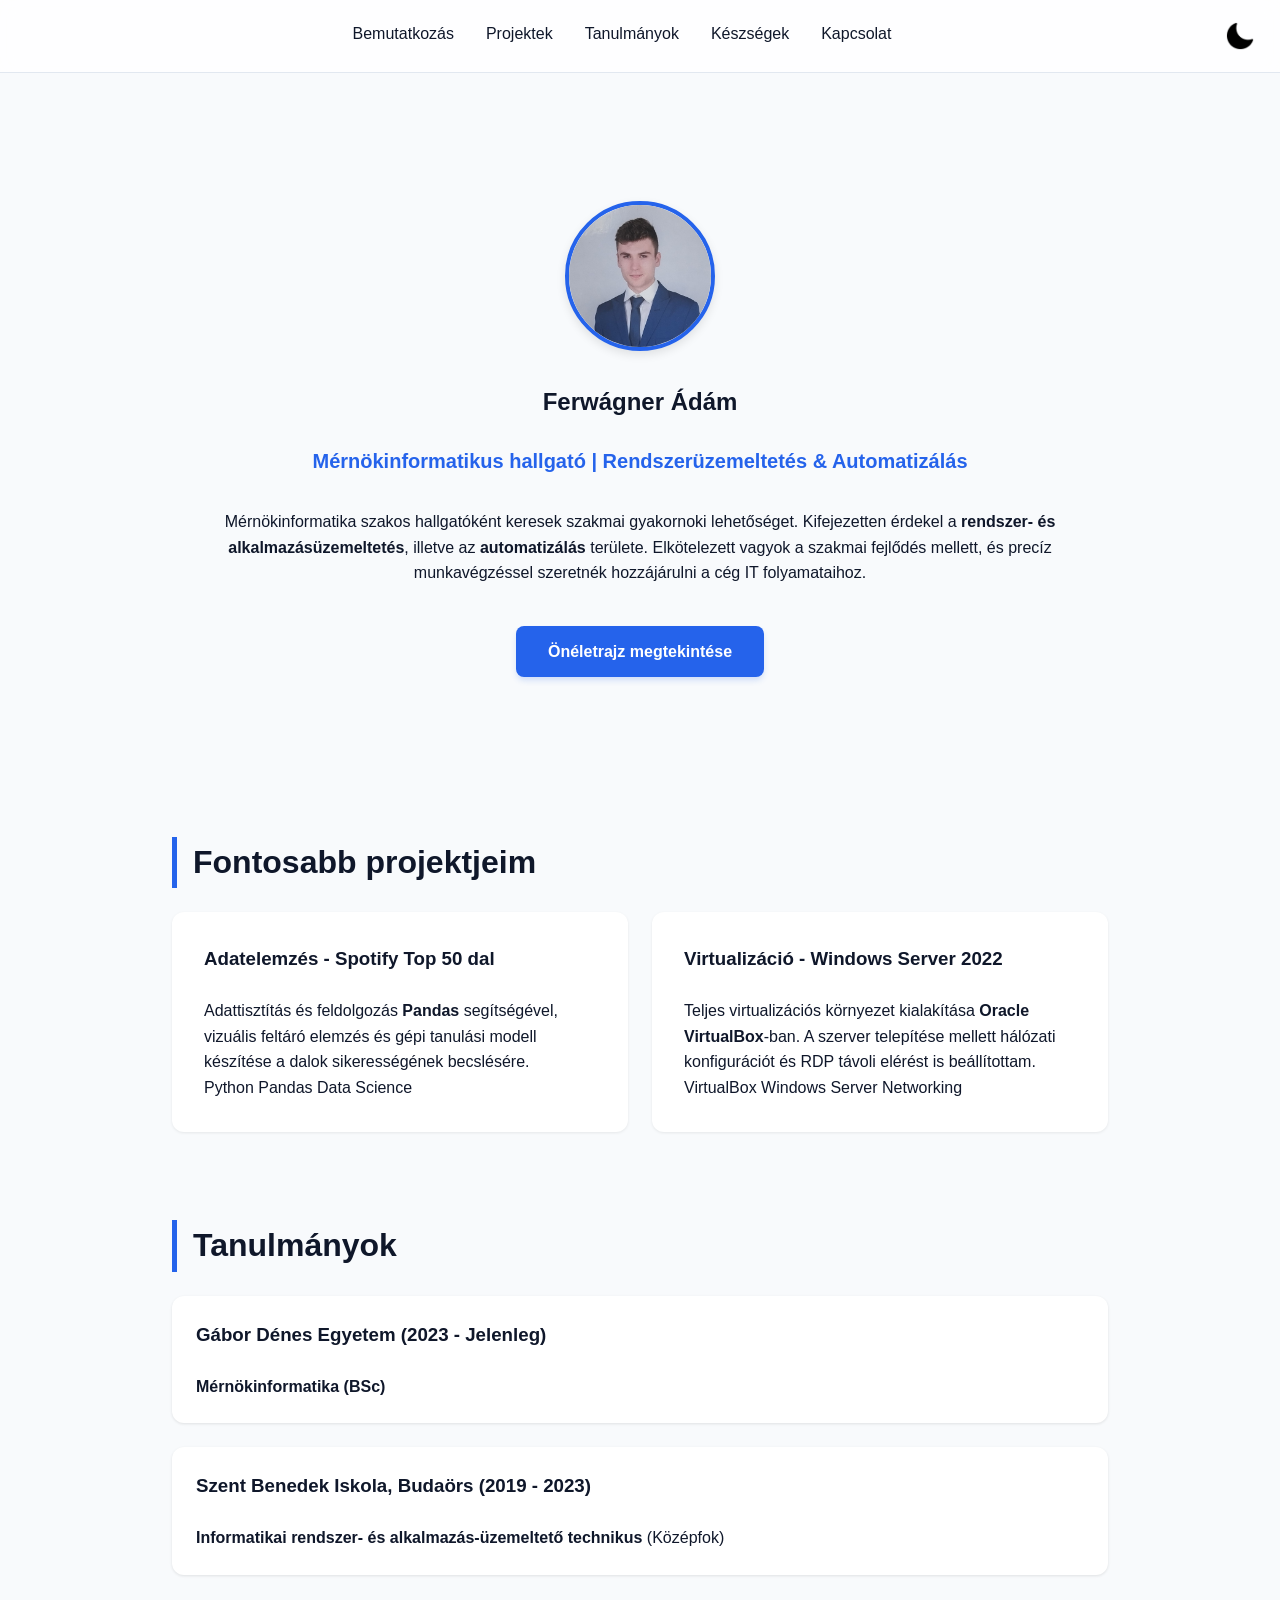
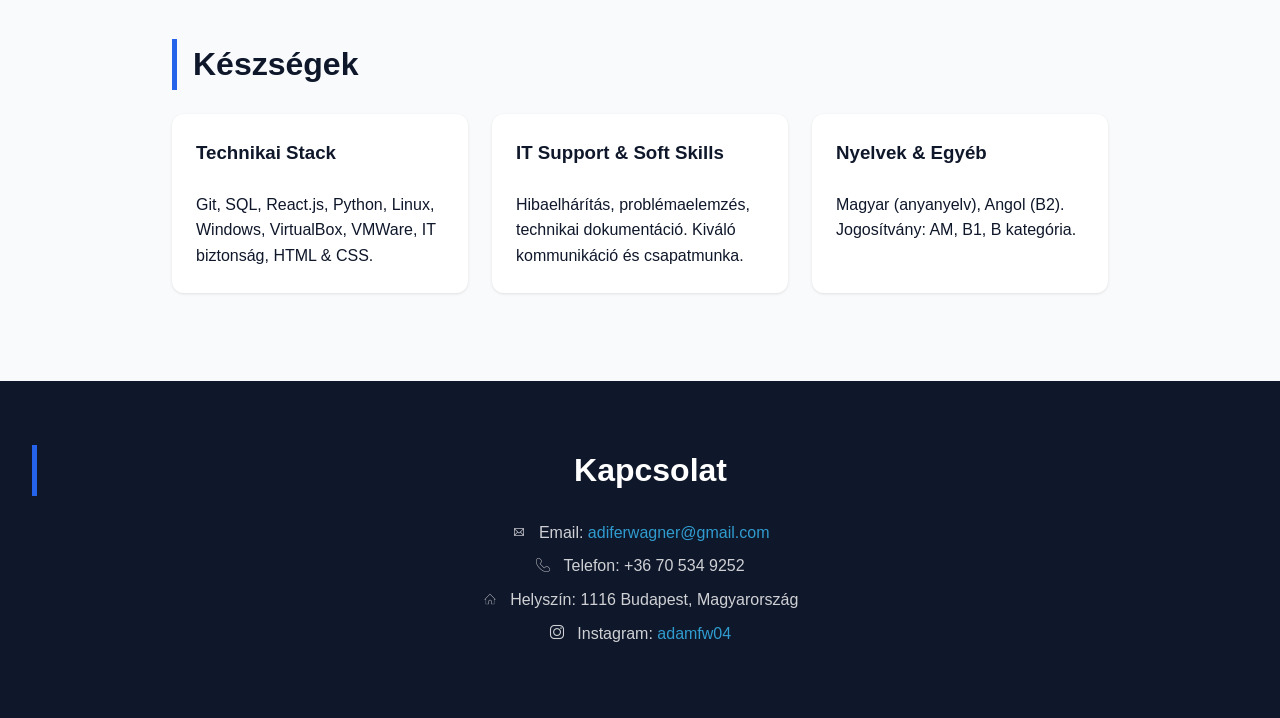
<file: index.html>
<!DOCTYPE html>
<html lang="hu">
<head>
    <meta charset="UTF-8">
    <meta name="viewport" content="width=device-width, initial-scale=1.0">
    <title>Ferwágner Ádám | Portfólió</title>
    <link rel="stylesheet" href="css/style.css">
</head>
<body>

    <header>
        <nav>
            <button id="nav-toggle" class="nav-toggle" aria-label="Menü megnyitása" aria-expanded="false">
                <span class="hamburger" aria-hidden="true"></span>
            </button>
            <ul>
                <li><a href="#home">Bemutatkozás</a></li>
                <li><a href="#projects">Projektek</a></li>
                <li><a href="#education">Tanulmányok</a></li>
                <li><a href="#skills">Készségek</a></li>
                <li><a href="#contact">Kapcsolat</a></li>
            </ul>
            <button id="theme-toggle" class="theme-toggle" aria-label="Váltás világos/sötét mód">
                <img src="assets/images/light-dark/night-mode.png" alt="Téma váltás ikon" width="28" height="28" class="toggle-icon">
            </button>
        </nav>
    </header>

    <main>
        <!-- Bemutatkozás -->
        <section id="home" class="hero">
            <img src="assets/images/profilepic.jpg" alt="Ferwágner Ádám profilképe" class="profile-pic">
            <h1>Ferwágner Ádám</h1>
            <p class="subtitle">Mérnökinformatikus hallgató | Rendszerüzemeltetés & Automatizálás</p>
            <div class="intro-text">
                <p>Mérnökinformatika szakos hallgatóként keresek szakmai gyakornoki lehetőséget. Kifejezetten érdekel a <strong>rendszer- és alkalmazásüzemeltetés</strong>, illetve az <strong>automatizálás</strong> területe. Elkötelezett vagyok a szakmai fejlődés mellett, és precíz munkavégzéssel szeretnék hozzájárulni a cég IT folyamataihoz.</p>
                <!-- Frissítsd a PDF nevét a mappádban lévőre -->
                <a href="assets/docs/CV - Ferwágner Ádám.pdf" class="btn" target="_blank">Önéletrajz megtekintése</a>
            </div>
        </section>

        <!-- Fontosabb projektek - ÚJ SZEKCIÓ -->
        <section id="projects">
            <h2>Fontosabb projektjeim</h2>
            <div class="projects-container">
                <article class="project-card">
                    <h3>Adatelemzés - Spotify Top 50 dal</h3>
                    <p>Adattisztítás és feldolgozás <strong>Pandas</strong> segítségével, vizuális feltáró elemzés és gépi tanulási modell készítése a dalok sikerességének becslésére.</p>
                    <span class="tag">Python</span> <span class="tag">Pandas</span> <span class="tag">Data Science</span>
                </article>

                <article class="project-card">
                    <h3>Virtualizáció - Windows Server 2022</h3>
                    <p>Teljes virtualizációs környezet kialakítása <strong>Oracle VirtualBox</strong>-ban. A szerver telepítése mellett hálózati konfigurációt és RDP távoli elérést is beállítottam.</p>
                    <span class="tag">VirtualBox</span> <span class="tag">Windows Server</span> <span class="tag">Networking</span>
                </article>
            </div>
        </section>

        <!-- Tanulmányok -->
        <section id="education">
            <h2>Tanulmányok</h2>
            <div class="education-item">
                <h3>Gábor Dénes Egyetem (2023 - Jelenleg)</h3>
                <p><strong>Mérnökinformatika (BSc)</strong></p>
            </div>
            <div class="education-item">
                <h3>Szent Benedek Iskola, Budaörs (2019 - 2023)</h3>
                <p><strong>Informatikai rendszer- és alkalmazás-üzemeltető technikus</strong> (Középfok)</p>
            </div>
        </section>

        <!-- Készségek -->
        <section id="skills">
            <h2>Készségek</h2>
            <div class="skills-grid">
                <article>
                    <h3>Technikai Stack</h3>
                    <p>Git, SQL, React.js, Python, Linux, Windows, VirtualBox, VMWare, IT biztonság, HTML & CSS.</p>
                </article>
                <article>
                    <h3>IT Support & Soft Skills</h3>
                    <p>Hibaelhárítás, problémaelemzés, technikai dokumentáció. Kiváló kommunikáció és csapatmunka.</p>
                </article>
                <article>
                    <h3>Nyelvek & Egyéb</h3>
                    <p>Magyar (anyanyelv), Angol (B2). Jogosítvány: AM, B1, B kategória.</p>
                </article>
            </div>
        </section>
    </main>

    <footer id="contact">
        <h2>Kapcsolat</h2>
        <p><img src="assets/images/email-icon.png" alt="Email ikon" class="contact-icon"> Email: <a href="mailto:adiferwagner@gmail.com">adiferwagner@gmail.com</a></p>
        <p><img src="assets/images/phone-icon.png" alt="Telefon ikon" class="contact-icon"> Telefon: +36 70 534 9252</p>
        <p><img src="assets/images/house-icon.png" alt="Helyszín ikon" class="contact-icon"> Helyszín: 1116 Budapest, Magyarország</p>
        <p><img src="assets/images/instagram-icon.png" alt="Instagram ikon" class="contact-icon"> Instagram: <a href="https://www.instagram.com/adamfw04/" target="_blank">adamfw04</a></p>
    </footer>

        <script src="js/main.js"></script>

    </body>
    </html>
</file>
<file: css/style.css>
/* --- Változók és Alapbeállítások --- */
:root {
    --primary-color: #2563eb; /* Professzionális kék */
    --secondary-color: #0f172a; /* Mélykék/fekete a szövegnek */
    --bg-light: #f8fafc;
    --text-muted: #64748b;
    --white: #ffffff;
    --footer-bg: var(--secondary-color);
    --header-bg: rgba(255, 255, 255, 0.8);
    --header-border: #e2e8f0;
    --accent: #38bdf8;
    --transition: all 0.3s ease;
}

* {
    margin: 0;
    padding: 0;
    box-sizing: border-box;
}

body {
    font-family: 'Inter', -apple-system, BlinkMacSystemFont, "Segoe UI", Roboto, sans-serif;
    line-height: 1.6;
    color: var(--secondary-color);
    background-color: var(--bg-light);
    scroll-behavior: smooth;
}

/* --- Animációk --- */
@keyframes fadeInUp {
    from {
        opacity: 0;
        transform: translateY(20px);
    }
    to {
        opacity: 1;
        transform: translateY(0);
    }
}

/* --- Navigáció --- */
header {
    background: var(--header-bg);
    backdrop-filter: blur(10px);
    position: sticky;
    top: 0;
    z-index: 1000;
    padding: 1rem 0;
    border-bottom: 1px solid var(--header-border);
}

/* layout nav so icons can sit on the right */
nav {
    display: flex;
    align-items: center;
    gap: 1rem;
    position: relative;
}

nav ul {
    display: flex;
    list-style: none;
    gap: 2rem;
    margin: 0 auto; /* center the menu */
    justify-content: center;
    margin-right: -40px;
}

/* hamburger (hidden on desktop) */
.nav-toggle {
    display: none;
    border: none;
    background: transparent;
    padding: 0.25rem 0.5rem;
    margin-right: auto; /* keep left on small screens */
    margin-left: 20px; /* move hamburger 20px inward from left edge */
    cursor: pointer;
}
.hamburger {
    display: inline-block;
    width: 22px;
    height: 2px;
    background: var(--secondary-color);
    position: relative;
    border-radius: 2px;
}
.hamburger::before,
.hamburger::after {
    content: "";
    position: absolute;
    left: 0;
    width: 22px;
    height: 2px;
    background: var(--secondary-color);
    border-radius: 2px;
}
.hamburger::before { top: -7px; }
.hamburger::after { top: 7px; }


.theme-toggle {
    border: none;
    background: transparent;
    cursor: pointer;
    padding: 0.25rem;
    margin-left: auto; /* push to right */
    margin-right: 20px; /* move 20px inward from the right edge */
}
.theme-toggle img { display: block; }

/* Hover effect: primary color background and white icon */
.theme-toggle {
    width: 40px;
    height: 40px;
    display: inline-flex;
    align-items: center;
    justify-content: center;
    border-radius: 999px;
    transition: background var(--transition), transform var(--transition);
}
.theme-toggle:hover {
    background: var(--primary-color);
    transform: translateY(-2px);
}
.theme-toggle img {
    transition: filter var(--transition) ease, opacity var(--transition) ease;
}
.theme-toggle:hover img {
    filter: brightness(0) invert(1); /* make icon white on colored background */
}

/* MOBILE: show hamburger, hide menu by default */
@media (max-width: 768px) {
    .nav-toggle { display: inline-block; }
    nav ul { display: none; flex-direction: column; gap: 1rem; width: 100%; }
    nav.open ul {
        display: flex;
        position: absolute;
        left: 0;
        top: 100%;
        background: var(--header-bg);
        padding: 1rem 1.25rem;
        box-shadow: 0 8px 20px rgba(0,0,0,0.08);
    }
    .hamburger, .hamburger::before, .hamburger::after { background: var(--secondary-color); }
    .theme-toggle { margin-left: 0.5rem; margin-right: 0.5rem; }
}

/* animate hamburger color in dark mode */
.dark-mode .hamburger, .dark-mode .hamburger::before, .dark-mode .hamburger::after {
    background: var(--secondary-color);
}

nav a {
    text-decoration: none;
    color: var(--secondary-color);
    font-weight: 500;
    transition: var(--transition);
    position: relative;
    padding-bottom: 4px;
}

/* make nav links centerable and increase clickable area */
nav a {
    display: inline-block;
    text-align: center;
}

/* animated underline */
nav a::after {
    content: "";
    position: absolute;
    left: 0;
    bottom: 0;
    height: 3px;
    width: 100%;
    background: var(--primary-color);
    transform-origin: left center;
    transform: scaleX(0);
    transition: transform 220ms ease;
    border-radius: 2px;
    opacity: 0.95;
}

nav a:hover::after,
nav a:focus::after,
nav a:focus-visible::after {
    transform: scaleX(1);
}

nav a:hover {
    color: var(--primary-color);
}

/* --- Tartalmi szakaszok --- */
section {
    max-width: 1000px;
    margin: 4rem auto;
    padding: 0 2rem;
    animation: fadeInUp 0.8s ease-out;
}

.profile-pic {
    width: 150px;
    height: 150px;
    border-radius: 50%;
    object-fit: cover;
    margin-bottom: 1.5rem;
    border: 4px solid var(--primary-color);
    box-shadow: 0 4px 10px rgba(0, 0, 0, 0.1);
}


h1, h2, h3 {
    margin-bottom: 1.5rem;
}

h2 {
    font-size: 2rem;
    border-left: 5px solid var(--primary-color);
    padding-left: 1rem;
}

/* --- Hero szekció --- */
.hero {
    text-align: center;
    padding: 6rem 2rem;
    border-radius: 20px;
    margin-top: 2rem;
}

.hero .intro-text .btn {
    margin-top: 2.5rem; /* több térköz a fenti szövegtől */
}

.subtitle {
    font-size: 1.25rem;
    color: var(--primary-color);
    font-weight: 600;
    margin-bottom: 2rem;
}

.btn {
    display: inline-block;
    padding: 0.8rem 2rem;
    background-color: var(--primary-color);
    color: var(--white);
    text-decoration: none;
    border-radius: 8px;
    font-weight: 600;
    box-shadow: 0 4px 6px -1px rgba(37, 99, 235, 0.2);
    transition: var(--transition);
}

.btn:hover {
    transform: translateY(-2px);
    box-shadow: 0 10px 15px -3px rgba(37, 99, 235, 0.3);
    background-color: #1d4ed8;
}

/* --- Tanulmányok és Készségek Kártyák --- */
.education-item, .skills-grid article {
    background: var(--white);
    padding: 1.5rem;
    border-radius: 12px;
    box-shadow: 0 1px 3px rgba(0,0,0,0.1);
    margin-bottom: 1.5rem;
    transition: var(--transition);
}

.education-item:hover, .skills-grid article:hover {
    box-shadow: 0 10px 20px rgba(0,0,0,0.05);
}

.skills-grid {
    display: grid;
    grid-template-columns: repeat(auto-fit, minmax(280px, 1fr));
    gap: 1.5rem;
}

.skills-grid ul {
    list-style-position: inside;
    color: var(--text-muted);
}

/* --- Projektek kártyák --- */
.projects-container {
    display: grid;
    grid-template-columns: repeat(auto-fit, minmax(280px, 1fr));
    gap: 1.5rem;
}
.project-card {
    background: var(--white);
    padding: 2rem; /* nagyobb belső térköz */
    border-radius: 12px;
    box-shadow: 0 1px 3px rgba(0,0,0,0.08);
    margin-bottom: 1.5rem;
    transition: var(--transition);
}
.project-card:hover {
    box-shadow: 0 12px 24px rgba(0,0,0,0.06);
}

/* --- Kapcsolat (Lábléc) --- */
footer {
    background-color: var(--footer-bg);
    color: var(--white);
    padding: 4rem 2rem;
    text-align: center;
}

footer a {
    color: var(--accent);
    text-decoration: none;
}

footer p {
    margin-bottom: 0.5rem;
    opacity: 0.8;
}

/* Contact icons: force white appearance (works for PNG/SVG via filter) */
.contact-icon {
    width: 1em;
    height: 1em;
    display: inline-block;
    vertical-align: -0.12em;
    margin-right: 0.5rem;
    object-fit: contain;
    filter: brightness(0) invert(1);
}

/* --- Reszponzivitás --- */
@media (max-width: 768px) {
    nav ul {
        gap: 1rem;
        font-size: 0.9rem;
    }
    
    h1 { font-size: 2rem; }
}

/* --- Dark mode overrides --- */
.dark-mode {
    --primary-color: #7dd3fc;
    --secondary-color: #e6eef8; /* fő szöveg világos */
    --bg-light: #071027; /* oldal háttér sötét */
    --text-muted: #94a3b8;
    --white: #0b1220; /* kártyák sötét háttere */
    --accent: #60a5fa;
    --footer-bg: #071027;
    /* header in dark mode: reduce light bleed */
    --header-bg: rgba(7, 16, 39, 0.95);
    --header-border: rgba(255,255,255,0.04);
}

/* Explicit h2 color in dark mode for better contrast */
.dark-mode h2 {
    color: #ffffff;
}

.dark-mode p{
    color: var(--secondary-color);
}

.dark-mode .toggle-icon {
    filter: invert(1);
}

/* duplicate removed (handled above) */
</file>
